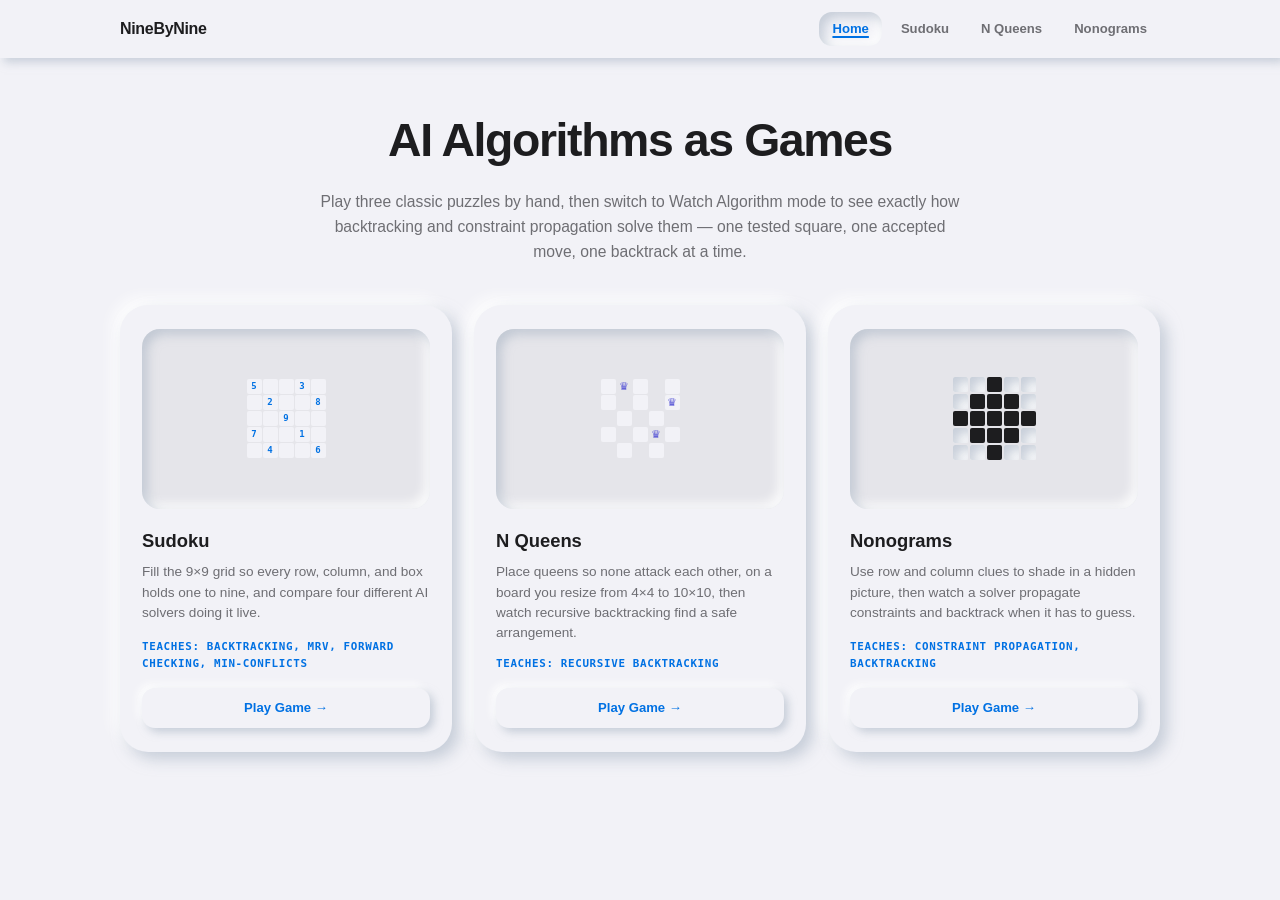
<file: docs/index.html>
<!-- Platform homepage: pick a game, each one teaches a different search algorithm -->

<!DOCTYPE html>
<html lang="en">
<head>
    <meta charset="UTF-8">
    <meta name="viewport" content="width=device-width, initial-scale=1.0">
    <meta name="color-scheme" content="light">
    <title>AI Algorithms as Games · NineByNine</title>
    <meta name="description" content="Learn classic AI search algorithms by playing the puzzles they solve, then watching the algorithm solve them step by step.">
    <link rel="stylesheet" href="style.css">
</head>
<body>
    <main id="home-page">
        <div class="hero">
            <h1>AI Algorithms as Games</h1>
            <p>
                Play three classic puzzles by hand, then switch to Watch Algorithm mode to see exactly how
                backtracking and constraint propagation solve them — one tested square, one accepted move,
                one backtrack at a time.
            </p>
        </div>

        <div class="game-grid">
            <a class="game-card" href="sudoku/">
                <div class="game-preview" aria-hidden="true">
                    <div class="pv-sudoku">
                        <span>5</span><span></span><span></span><span>3</span><span></span>
                        <span></span><span>2</span><span></span><span></span><span>8</span>
                        <span></span><span></span><span>9</span><span></span><span></span>
                        <span>7</span><span></span><span></span><span>1</span><span></span>
                        <span></span><span>4</span><span></span><span></span><span>6</span>
                    </div>
                </div>
                <div class="game-name">Sudoku</div>
                <p class="game-desc">Fill the 9&times;9 grid so every row, column, and box holds one to nine, and compare four different AI solvers doing it live.</p>
                <div class="game-teaches">Teaches: Backtracking, MRV, Forward Checking, Min-Conflicts</div>
                <span class="game-cta">Play Game →</span>
            </a>

            <a class="game-card" href="n-queens/">
                <div class="game-preview" aria-hidden="true">
                    <div class="pv-nqueens">
                        <span class="dark"></span><span>♛</span><span class="dark"></span><span></span><span class="dark"></span>
                        <span class="dark"></span><span></span><span class="dark"></span><span></span><span class="dark">♛</span>
                        <span></span><span class="dark"></span><span></span><span class="dark"></span><span></span>
                        <span class="dark"></span><span></span><span class="dark"></span><span>♛</span><span class="dark"></span>
                        <span></span><span class="dark"></span><span></span><span class="dark"></span><span></span>
                    </div>
                </div>
                <div class="game-name">N Queens</div>
                <p class="game-desc">Place queens so none attack each other, on a board you resize from 4&times;4 to 10&times;10, then watch recursive backtracking find a safe arrangement.</p>
                <div class="game-teaches">Teaches: Recursive Backtracking</div>
                <span class="game-cta">Play Game →</span>
            </a>

            <a class="game-card" href="nonograms/">
                <div class="game-preview" aria-hidden="true">
                    <div class="pv-nono">
                        <span></span><span></span><span class="on"></span><span></span><span></span>
                        <span></span><span class="on"></span><span class="on"></span><span class="on"></span><span></span>
                        <span class="on"></span><span class="on"></span><span class="on"></span><span class="on"></span><span class="on"></span>
                        <span></span><span class="on"></span><span class="on"></span><span class="on"></span><span></span>
                        <span></span><span></span><span class="on"></span><span></span><span></span>
                    </div>
                </div>
                <div class="game-name">Nonograms</div>
                <p class="game-desc">Use row and column clues to shade in a hidden picture, then watch a solver propagate constraints and backtrack when it has to guess.</p>
                <div class="game-teaches">Teaches: Constraint Propagation, Backtracking</div>
                <span class="game-cta">Play Game →</span>
            </a>
        </div>
    </main>

    <script src="js/nav.js"></script>
</body>
</html>
</file>
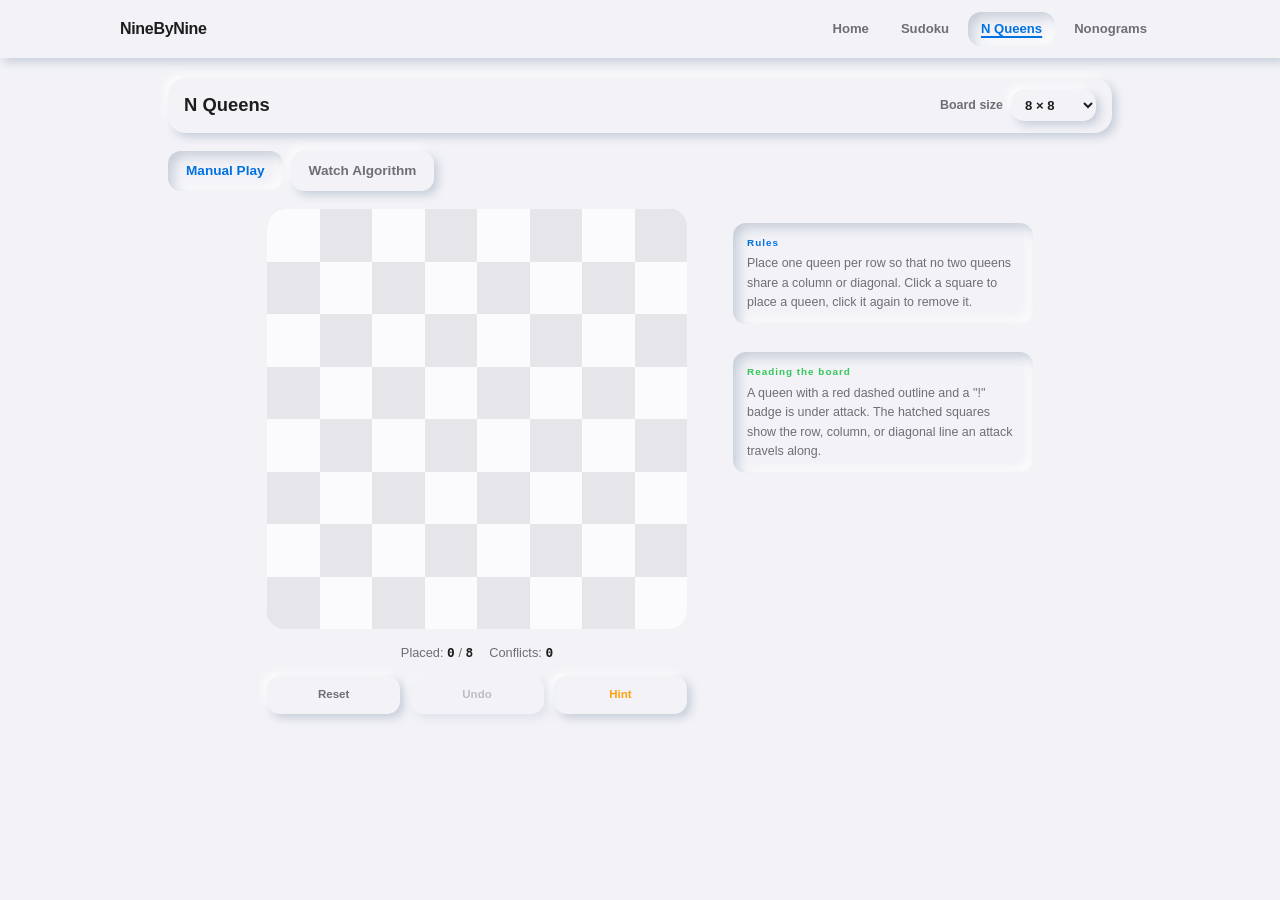
<file: docs/n-queens/index.html>
<!-- N Queens: manual play + a recursive-backtracking algorithm visualizer -->

<!DOCTYPE html>
<html lang="en">
<head>
    <meta charset="UTF-8">
    <meta name="viewport" content="width=device-width, initial-scale=1.0">
    <meta name="color-scheme" content="light">
    <title>N Queens · NineByNine</title>
    <link rel="stylesheet" href="../style.css">
    <link rel="stylesheet" href="nqueens.css">
</head>
<body>
    <main id="nq-page" class="game-page">
        <div class="game-top">
            <h1>N Queens</h1>
            <div class="game-top-controls">
                <label class="field-label" for="nq-size">
                    Board size
                    <select id="nq-size" aria-label="Board size"></select>
                </label>
            </div>
        </div>

        <div class="tabs" role="tablist" aria-label="N Queens mode">
            <button type="button" id="tab-manual" class="tab-btn" role="tab" aria-selected="true" aria-controls="panel-manual">Manual Play</button>
            <button type="button" id="tab-watch" class="tab-btn" role="tab" aria-selected="false" aria-controls="panel-watch">Watch Algorithm</button>
        </div>

        <div id="panel-manual" role="tabpanel" aria-labelledby="tab-manual">
            <div class="game-row">
                <div class="board-col">
                    <div id="nq-board" class="nq-board" aria-label="N Queens board"></div>
                    <div class="nq-status-row">
                        <span>Placed: <strong id="nq-placed">0</strong> / <strong id="nq-needed">8</strong></span>
                        <span>Conflicts: <strong id="nq-conflicts">0</strong></span>
                    </div>
                    <div class="nq-actions">
                        <button type="button" class="act-btn" id="nq-reset">Reset</button>
                        <button type="button" class="act-btn" id="nq-undo">Undo</button>
                        <button type="button" class="act-btn hint-btn" id="nq-hint">Hint</button>
                    </div>
                    <div id="nq-message" class="nq-message hidden" role="status">All queens placed with zero conflicts — solved!</div>
                    <div id="nq-hint-msg" class="nq-hint-msg hidden" role="status"></div>
                </div>
                <div class="side-panel">
                    <div class="box rules-box">
                        <div class="box-label">Rules</div>
                        Place one queen per row so that no two queens share a column or diagonal. Click a square to place a queen, click it again to remove it.
                    </div>
                    <div class="box stats-box">
                        <div class="box-label">Reading the board</div>
                        A queen with a red dashed outline and a "!" badge is under attack. The hatched squares show the row, column, or diagonal line an attack travels along.
                    </div>
                </div>
            </div>
        </div>

        <div id="panel-watch" role="tabpanel" aria-labelledby="tab-watch" class="hidden">
            <div class="game-row">
                <div class="board-col">
                    <div id="nq-algo-board" class="nq-board" aria-label="Algorithm board"></div>
                    <p id="nq-status-msg" class="nq-status-msg" aria-live="polite"></p>
                    <div class="nq-counters">
                        <span>Row: <strong id="nqw-row">0</strong></span>
                        <span>Placements tested: <strong id="nqw-tested">0</strong></span>
                        <span>Backtracks: <strong id="nqw-backtracks">0</strong></span>
                    </div>
                    <div id="nq-playback"></div>
                    <div id="nq-watch-done" class="nq-watch-done hidden" role="status">Solved — every row has a safe queen.</div>
                </div>
                <div class="side-panel">
                    <h3>How Backtracking Works</h3>
                    <ul class="exp-list">
                        <li data-exp="exp-variable">Each <strong>row</strong> is a variable the algorithm must assign — one queen per row.</li>
                        <li data-exp="exp-values">The <strong>columns</strong> in that row are the possible values it tries, left to right.</li>
                        <li data-exp="exp-constraint">Queens can't share a column or diagonal — a clash rejects that column immediately.</li>
                        <li data-exp="exp-backtrack">When a row runs out of safe columns, the algorithm <strong>backtracks</strong>: it removes the previous row's queen and tries that row's next column.</li>
                    </ul>
                </div>
            </div>
        </div>
    </main>

    <script src="../js/nav.js"></script>
    <script src="../js/storage.js"></script>
    <script src="../js/playback-controls.js"></script>
    <script src="nqueens-solver.js"></script>
    <script src="nqueens.js"></script>
</body>
</html>
</file>
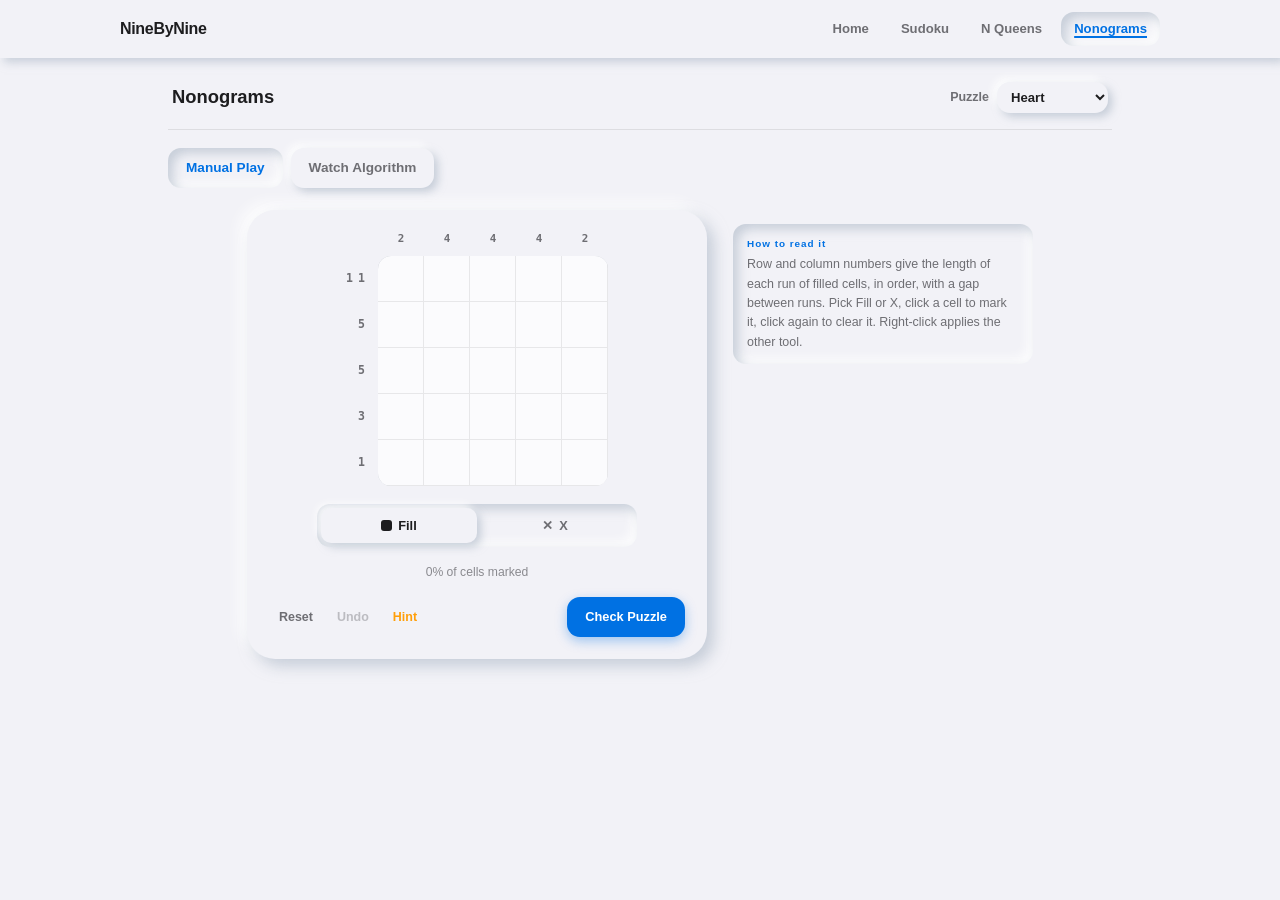
<file: docs/nonograms/index.html>
<!-- Nonograms: curated picture-logic puzzles + a constraint-propagation/backtracking visualizer -->

<!DOCTYPE html>
<html lang="en">
<head>
    <meta charset="UTF-8">
    <meta name="viewport" content="width=device-width, initial-scale=1.0">
    <meta name="color-scheme" content="light">
    <title>Nonograms · NineByNine</title>
    <link rel="stylesheet" href="../style.css">
    <link rel="stylesheet" href="nonograms.css">
</head>
<body>
    <main id="nono-page" class="game-page">
        <div class="game-top">
            <h1>Nonograms</h1>
            <div class="game-top-controls">
                <label class="field-label" for="nono-puzzle">
                    Puzzle
                    <select id="nono-puzzle" aria-label="Puzzle"></select>
                </label>
            </div>
        </div>

        <div class="tabs" role="tablist" aria-label="Nonograms mode">
            <button type="button" id="tab-manual" class="tab-btn" role="tab" aria-selected="true" aria-controls="panel-manual">Manual Play</button>
            <button type="button" id="tab-watch" class="tab-btn" role="tab" aria-selected="false" aria-controls="panel-watch">Watch Algorithm</button>
        </div>

        <div id="panel-manual" role="tabpanel" aria-labelledby="tab-manual">
            <div class="game-row">
                <div class="board-col">
                    <div class="nono-panel">
                        <div class="nono-board-wrap">
                            <div id="nono-board" class="nono-grid" aria-label="Nonogram puzzle grid">
                                <div id="nono-row-clues" class="nono-row-clues"></div>
                                <div id="nono-col-clues" class="nono-col-clues"></div>
                                <div id="nono-cells" class="nono-cells" role="group" aria-label="Puzzle cells"></div>
                            </div>
                        </div>

                        <div class="nono-toolbar" role="group" aria-label="Marking tool">
                            <button type="button" id="nono-tool-fill" class="tool-btn" aria-pressed="true">
                                <span class="tool-swatch" aria-hidden="true"></span> Fill
                            </button>
                            <button type="button" id="nono-tool-x" class="tool-btn x-tool" aria-pressed="false">
                                <span class="tool-swatch" aria-hidden="true">✕</span> X
                            </button>
                        </div>

                        <div class="nono-status-row">
                            <span id="nono-progress">0% of cells marked</span>
                        </div>

                        <div class="nono-actions">
                            <button type="button" class="ghost-btn" id="nono-reset">Reset</button>
                            <button type="button" class="ghost-btn" id="nono-undo">Undo</button>
                            <button type="button" class="ghost-btn hint" id="nono-hint">Hint</button>
                            <button type="button" class="primary-btn" id="nono-check">Check Puzzle</button>
                        </div>

                        <div id="nono-complete-msg" class="nono-msg-box complete hidden" role="status">Solved — every filled cell matches the picture.</div>
                        <div id="nono-check-msg" class="nono-msg-box check hidden" role="status"></div>
                        <div id="nono-hint-msg" class="nono-msg-box hint hidden" role="status"></div>
                    </div>
                </div>
                <div class="side-panel">
                    <div class="box rules-box">
                        <div class="box-label">How to read it</div>
                        Row and column numbers give the length of each run of filled cells, in order, with a gap between runs. Pick Fill or X, click a cell to mark it, click again to clear it. Right-click applies the other tool.
                    </div>
                </div>
            </div>
        </div>

        <div id="panel-watch" role="tabpanel" aria-labelledby="tab-watch" class="hidden">
            <div class="game-row">
                <div class="board-col">
                    <div class="nono-panel">
                        <div class="nono-board-wrap">
                            <div id="nono-algo-board" class="nono-grid" aria-label="Algorithm grid">
                                <div id="nono-algo-row-clues" class="nono-row-clues"></div>
                                <div id="nono-algo-col-clues" class="nono-col-clues"></div>
                                <div id="nono-algo-cells" class="nono-cells" role="group" aria-label="Algorithm cells"></div>
                            </div>
                        </div>
                        <p id="nono-status-msg" class="nono-status-msg" aria-live="polite"></p>
                        <div class="nono-counters">
                            <span>Deductions: <strong id="nonow-deductions">0</strong></span>
                            <span>Guesses: <strong id="nonow-guesses">0</strong></span>
                            <span>Backtracks: <strong id="nonow-backtracks">0</strong></span>
                        </div>
                        <div id="nono-playback"></div>
                        <div id="nono-watch-done" class="nono-msg-box complete hidden" role="status">Solved — every row and column matches its clue.</div>
                    </div>
                </div>
                <div class="side-panel">
                    <h3>How the Solver Works</h3>
                    <ul class="exp-list">
                        <li data-exp="exp-variable">Each <strong>cell</strong> is a variable that can be filled or empty.</li>
                        <li data-exp="exp-constraint">Each row and column <strong>clue</strong> is a constraint on the cells in that line.</li>
                        <li data-exp="exp-propagate">Constraint <strong>propagation</strong> compares every pattern still consistent with a clue and fills in whatever they all agree on.</li>
                        <li data-exp="exp-backtrack">When propagation alone can't finish the puzzle, the solver <strong>guesses</strong> a cell — and backtracks if that guess leads to a contradiction.</li>
                    </ul>
                </div>
            </div>
        </div>
    </main>

    <script src="../js/nav.js"></script>
    <script src="../js/storage.js"></script>
    <script src="../js/playback-controls.js"></script>
    <script src="nonograms-data.js"></script>
    <script src="nonograms-solver.js"></script>
    <script src="nonograms.js"></script>
</body>
</html>
</file>
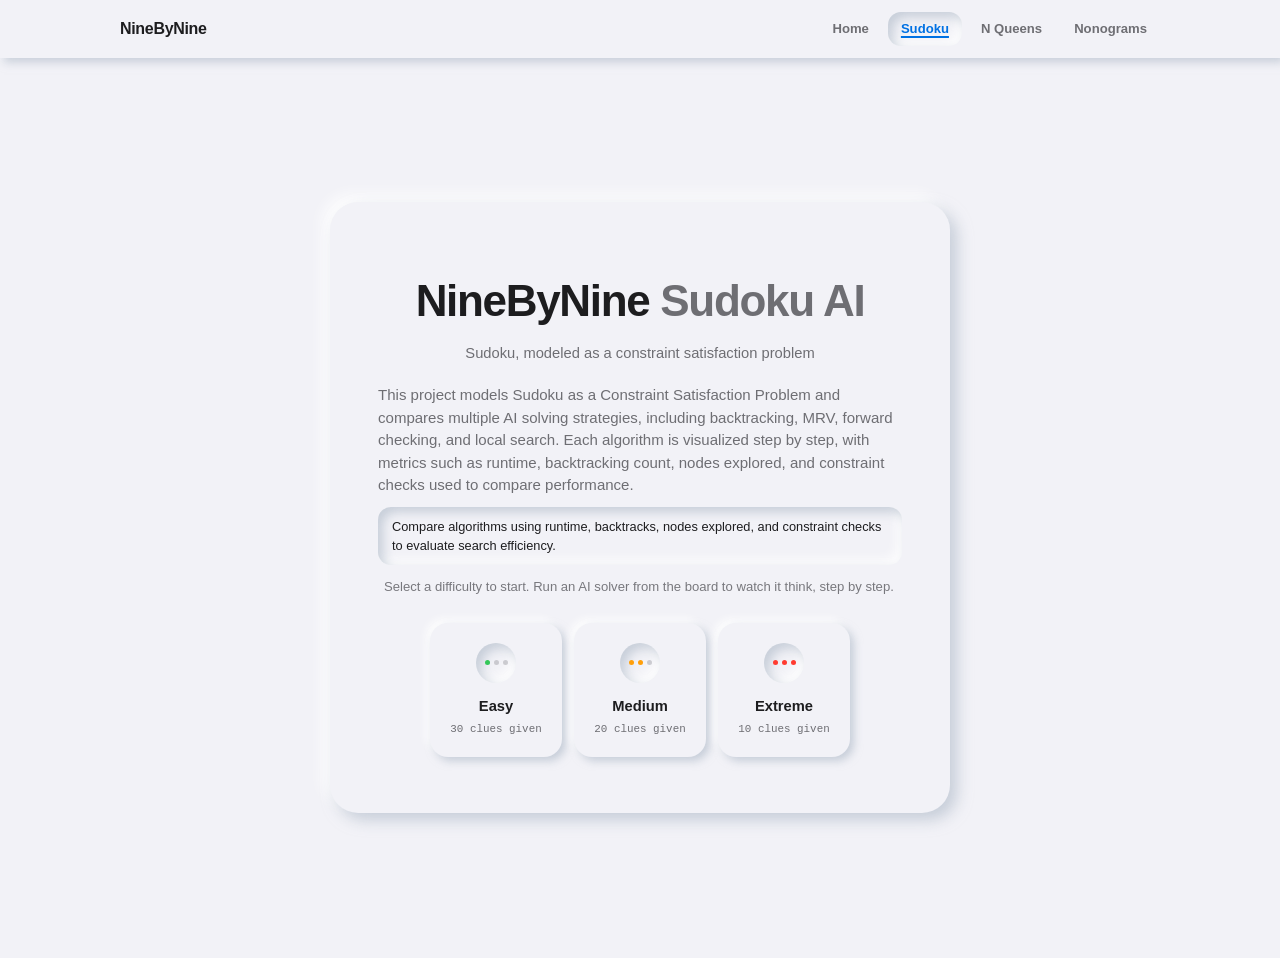
<file: docs/sudoku/index.html>
<!-- Home screen: project overview and difficulty selection -->

<!DOCTYPE html>
<html lang="en">
<head>
    <meta charset="UTF-8">
    <meta name="viewport" content="width=device-width, initial-scale=1.0">
    <meta name="color-scheme" content="light">
    <title>NineByNine Sudoku AI · CS 5100</title>
    <link rel="stylesheet" href="../style.css">
</head>
<body>
    <div id="home-screen" class="screen active">
        <div class="home-slab">
            <div class="home-wrap">
                <h1 class="logo">NineByNine <span>Sudoku AI</span></h1>
                <p class="subtitle">Sudoku, modeled as a constraint satisfaction problem</p>
                <p class="desc">
                    This project models Sudoku as a Constraint Satisfaction Problem and compares multiple AI solving strategies, including backtracking, MRV, forward checking, and local search. Each algorithm is visualized step by step, with metrics such as runtime, backtracking count, nodes explored, and constraint checks used to compare performance.
                </p>
                <p class="desc-note">
                    Compare algorithms using runtime, backtracks, nodes explored, and constraint checks to evaluate search efficiency.
                </p>
                <p class="desc-bio">
                    Select a difficulty to start. Run an AI solver from the board to watch it think, step by step.
                </p>
                <div class="diff-grid">
                    <a href="play.html?diff=easy" class="diff-card">
                        <div class="diff-icon diff-icon--e">
                            <span class="pip"></span><span class="pip"></span><span class="pip"></span>
                        </div>
                        <div class="diff-name">Easy</div>
                        <div class="diff-clue">30 clues given</div>
                    </a>
                    <a href="play.html?diff=medium" class="diff-card">
                        <div class="diff-icon diff-icon--m">
                            <span class="pip"></span><span class="pip"></span><span class="pip"></span>
                        </div>
                        <div class="diff-name">Medium</div>
                        <div class="diff-clue">20 clues given</div>
                    </a>
                    <a href="play.html?diff=hard" class="diff-card">
                        <div class="diff-icon diff-icon--h">
                            <span class="pip"></span><span class="pip"></span><span class="pip"></span>
                        </div>
                        <div class="diff-name">Extreme</div>
                        <div class="diff-clue">10 clues given</div>
                    </a>
                </div>
            </div>
        </div>
    </div>

    <script src="../js/nav.js"></script>
    <script src="app.js"></script>
</body>
</html>
</file>
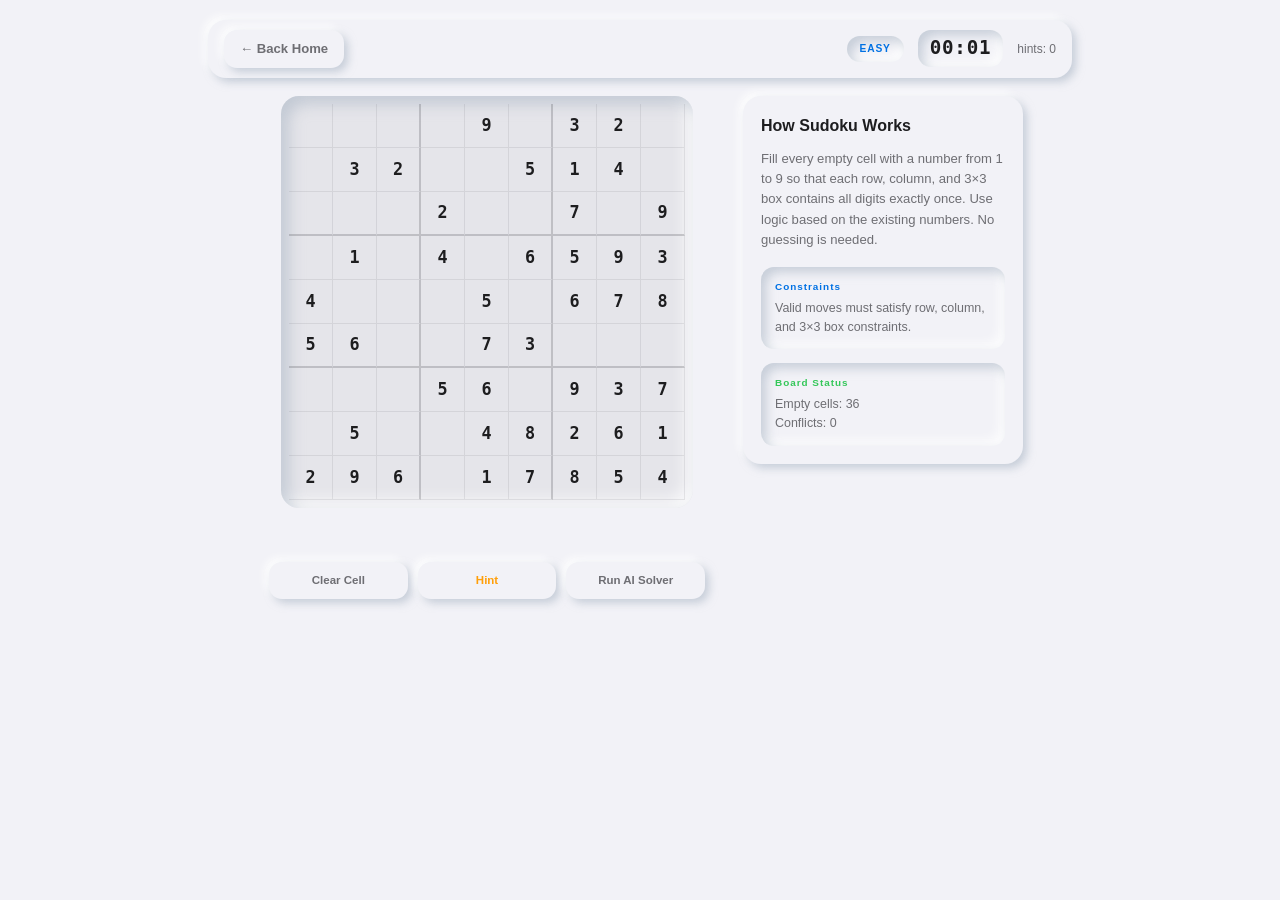
<file: docs/play.html>
<!-- Play and results screens: board interaction, solver controls, and analysis view -->

<!DOCTYPE html>
<html lang="en">
<head>
    <meta charset="UTF-8">
    <meta name="viewport" content="width=device-width, initial-scale=1.0">
    <title>Playing · NinebyNine Sudoku AI</title>
    <link rel="stylesheet" href="style.css">
</head>
<body>
    <div id="play-screen" class="screen active">
        <div class="top-bar">
            <button type="button" class="btn-ghost" data-act="go-home">← Back Home</button>
            <div class="top-info">
                <span id="badge" class="badge">EASY</span>
                <span id="timer" class="timer">00:00</span>
                <span id="hints-used" class="small-text">hints: 0</span>
            </div>
        </div>
        <div id="win-banner" class="win-banner hidden">Board is full and consistent. Nice.</div>
        <div class="play-row">
            <div class="board-col">
                <div id="board" class="board"></div>
                <div class="numpad" id="numpad"></div>
                <div class="actions">
                    <button type="button" class="act-btn" data-act="erase">Clear Cell</button>
                    <button type="button" class="act-btn hint-btn" data-act="hint">Hint</button>
                    <button type="button" class="act-btn ai-btn" id="ai-toggle" data-act="toggle-ai">Run AI Solver</button>
                </div>
            </div>
            <div class="side-col">
                <div id="panel-info">
                    <h3>How Sudoku Works</h3>
                    <p>Fill every empty cell with a number from 1 to 9 so that each row, column, and 3×3 box contains all digits exactly once. Use logic based on the existing numbers. No guessing is needed.</p>
                    <div class="box rules-box"><div class="box-label">Constraints</div>Valid moves must satisfy row, column, and 3×3 box constraints.</div>
                    <div class="box stats-box"><div class="box-label">Board Status</div>
                        <div>Empty cells: <span id="st-empty">0</span></div>
                        <div>Conflicts: <span id="st-errors">0</span></div>
                    </div>
                </div>
                <div id="panel-ai" class="hidden">
                    <h3>Explore AI Solvers</h3>
                    <p class="ai-sub">Watch how each algorithm solves the puzzle step by step.</p>
                    <button type="button" class="algo-btn" data-act="ai" data-algo="backtracking"><span class="algo-ic">01</span><div><div class="algo-nm">Backtracking</div><div class="algo-tg">first empty cell, try 1–9</div></div><span class="algo-ar">→</span></button>
                    <button type="button" class="algo-btn" data-act="ai" data-algo="mrv"><span class="algo-ic">02</span><div><div class="algo-nm">Minimum Remaining Value (MRV)</div><div class="algo-tg">fewest options first</div></div><span class="algo-ar">→</span></button>
                    <button type="button" class="algo-btn" data-act="ai" data-algo="fc"><span class="algo-ic">03</span><div><div class="algo-nm">Forward Checking</div><div class="algo-tg">domain pruning with look-ahead</div></div><span class="algo-ar">→</span></button>
                    <button type="button" class="algo-btn" data-act="ai" data-algo="mincon"><span class="algo-ic">04</span><div><div class="algo-nm">Min-Conflicts</div><div class="algo-tg">local search conflict repair</div></div><span class="algo-ar">→</span></button>
                </div>
            </div>
        </div>
    </div>

    <div id="result-screen" class="screen">
        <div class="res-top">
            <button type="button" class="btn-ghost" data-act="go-play">← Puzzle</button>
            <button type="button" class="btn-ghost" data-act="go-home">Home</button>
        </div>
        <div class="res-title"><span id="res-icon"></span><div><h1 id="res-name"></h1><p id="res-tag" class="res-tag"></p></div></div>
        <div class="res-row">
            <div class="res-left">
                <div class="card"><h3 id="res-how-title">How It Works</h3><p id="res-desc"></p></div>
                <div class="card">
                    <h3>Metrics and Counters</h3>
                    <p id="res-metric-note" class="res-note"></p>
                    <div id="res-metrics" class="met-grid"></div>
                    <p id="res-runtime-note" class="res-note hidden"></p>
                </div>
            </div>
            <div class="res-right">
                <h3>Final Solution</h3>
                <div id="res-board" class="board sm-board"></div>
                <div class="replay-actions">
                    <button type="button" id="res-replay-btn" class="btn-ghost replay-btn hidden" data-act="replay">
                        Replay Animation
                    </button>
                    <button type="button" id="res-replay-slow-btn" class="btn-ghost replay-btn hidden" data-act="replay-slow">
                        Replay at 0.5x
                    </button>
                    <button type="button" id="res-pause-btn" class="btn-ghost replay-btn hidden" data-act="pause-replay">
                        Pause Replay
                    </button>
                </div>
            </div>
        </div>
    </div>

    <script src="app.js"></script>
</body>
</html>
</file>
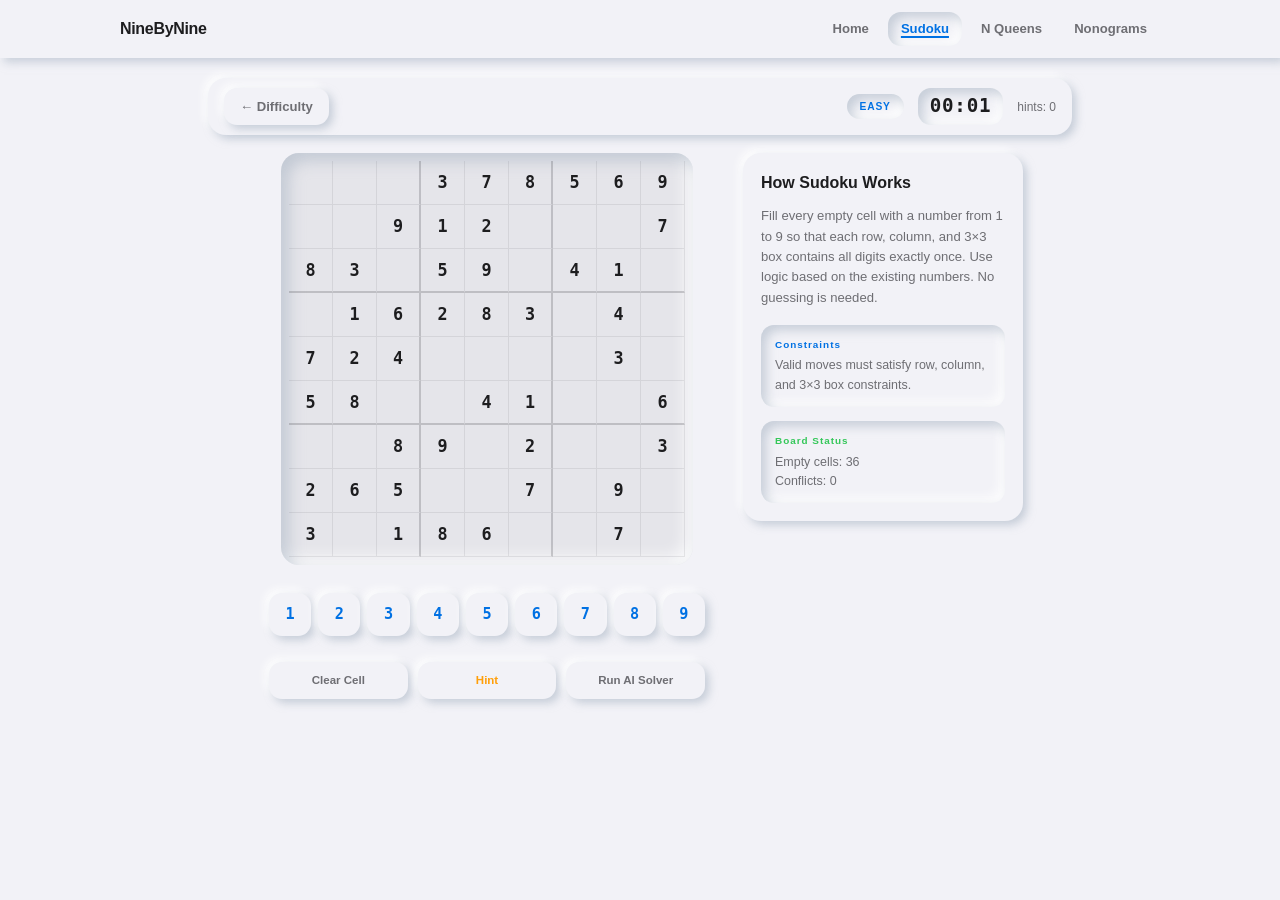
<file: docs/sudoku/play.html>
<!-- Play and results screens: board interaction, solver controls, and analysis view -->

<!DOCTYPE html>
<html lang="en">
<head>
    <meta charset="UTF-8">
    <meta name="viewport" content="width=device-width, initial-scale=1.0">
    <meta name="color-scheme" content="light">
    <title>Playing · NineByNine Sudoku AI</title>
    <link rel="stylesheet" href="../style.css">
</head>
<body>
    <div id="play-screen" class="screen active">
        <div class="top-bar">
            <button type="button" class="btn-ghost" data-act="go-home">← Difficulty</button>
            <div class="top-info">
                <span id="badge" class="badge">EASY</span>
                <span id="timer" class="timer">00:00</span>
                <span id="hints-used" class="small-text">hints: 0</span>
            </div>
        </div>
        <div id="win-banner" class="win-banner hidden">Board is full and consistent. Nice.</div>
        <div class="play-row">
            <div class="board-col">
                <div id="board" class="board"></div>
                <div class="numpad" id="numpad"></div>
                <div class="actions">
                    <button type="button" class="act-btn" data-act="erase">Clear Cell</button>
                    <button type="button" class="act-btn hint-btn" data-act="hint">Hint</button>
                    <button type="button" class="act-btn ai-btn" id="ai-toggle" data-act="toggle-ai">Run AI Solver</button>
                </div>
            </div>
            <div class="side-col">
                <div id="panel-info">
                    <h3>How Sudoku Works</h3>
                    <p>Fill every empty cell with a number from 1 to 9 so that each row, column, and 3×3 box contains all digits exactly once. Use logic based on the existing numbers. No guessing is needed.</p>
                    <div class="box rules-box"><div class="box-label">Constraints</div>Valid moves must satisfy row, column, and 3×3 box constraints.</div>
                    <div class="box stats-box"><div class="box-label">Board Status</div>
                        <div>Empty cells: <span id="st-empty">0</span></div>
                        <div>Conflicts: <span id="st-errors">0</span></div>
                    </div>
                </div>
                <div id="panel-ai" class="hidden">
                    <h3>Explore AI Solvers</h3>
                    <p class="ai-sub">Watch how each algorithm solves the puzzle step by step.</p>
                    <button type="button" class="algo-btn" data-act="ai" data-algo="backtracking"><span class="algo-ic">01</span><div><div class="algo-nm">Backtracking</div><div class="algo-tg">first empty cell, try 1–9</div></div><span class="algo-ar">→</span></button>
                    <button type="button" class="algo-btn" data-act="ai" data-algo="mrv"><span class="algo-ic">02</span><div><div class="algo-nm">Minimum Remaining Value (MRV)</div><div class="algo-tg">fewest options first</div></div><span class="algo-ar">→</span></button>
                    <button type="button" class="algo-btn" data-act="ai" data-algo="fc"><span class="algo-ic">03</span><div><div class="algo-nm">Forward Checking</div><div class="algo-tg">domain pruning with look-ahead</div></div><span class="algo-ar">→</span></button>
                    <button type="button" class="algo-btn" data-act="ai" data-algo="mincon"><span class="algo-ic">04</span><div><div class="algo-nm">Min-Conflicts</div><div class="algo-tg">local search conflict repair</div></div><span class="algo-ar">→</span></button>
                </div>
            </div>
        </div>
    </div>

    <div id="result-screen" class="screen">
        <div class="res-top">
            <button type="button" class="btn-ghost" data-act="go-play">← Puzzle</button>
            <button type="button" class="btn-ghost" data-act="go-home">Difficulty</button>
        </div>
        <div class="res-title"><span id="res-icon"></span><div><h1 id="res-name"></h1><p id="res-tag" class="res-tag"></p></div></div>
        <div class="res-row">
            <div class="res-left">
                <div class="card"><h3 id="res-how-title">How It Works</h3><p id="res-desc"></p></div>
                <div class="card">
                    <h3>Metrics and Counters</h3>
                    <p id="res-metric-note" class="res-note"></p>
                    <div id="res-metrics" class="met-grid"></div>
                    <p id="res-runtime-note" class="res-note hidden"></p>
                </div>
            </div>
            <div class="res-right">
                <h3>Final Solution</h3>
                <div id="res-board" class="board sm-board"></div>
                <div class="replay-actions">
                    <button type="button" id="res-replay-btn" class="btn-ghost replay-btn hidden" data-act="replay">
                        Replay Animation
                    </button>
                    <button type="button" id="res-replay-slow-btn" class="btn-ghost replay-btn hidden" data-act="replay-slow">
                        Replay at 0.5x
                    </button>
                    <button type="button" id="res-pause-btn" class="btn-ghost replay-btn hidden" data-act="pause-replay">
                        Pause Replay
                    </button>
                </div>
            </div>
        </div>
    </div>

    <script src="../js/nav.js"></script>
    <script src="app.js"></script>
</body>
</html>
</file>
<file: docs/style.css>
/*
  Styles for the app — Apple-flavored soft UI (neumorphism).
  Every panel is the same "cloud" material pressed up (raised) or
  down (recessed) rather than a flat bordered card. Includes:
  - Design tokens (white canvas, forced — no dark mode)
  - Home/Landing screen
  - Puzzle play screen
  - Solver results and replay controls
*/

:root {
  color-scheme: light;
  /* white material — Apple's own systemGray6/5 light values, not a flat white */
  --canvas: #f2f2f7;
  --canvas-deep: #e5e5ea;
  --ink: #1d1d1f;
  --ink-muted: #6e6e73;
  --ink-faint: #8a8a8f;

  /* Apple system signal colors — accent is the only "loud" hue; the rest are meaning, not decoration */
  --accent: #0071e3;
  --accent-soft: rgba(0, 113, 227, 0.12);
  --accent2: #34c759;
  --accent2-soft: rgba(52, 199, 89, 0.14);
  --warn: #ff9f0a;
  --warn-soft: rgba(255, 159, 10, 0.16);
  --danger: #ff3b30;
  --danger-soft: rgba(255, 59, 48, 0.12);
  --sys-indigo: #5856d6;
  --sys-purple: #af52de;

  /* the two shadows every raised/recessed shape is built from */
  --shadow-dark: rgba(163, 174, 192, 0.55);
  --shadow-light: rgba(255, 255, 255, 0.9);

  --font-sans: -apple-system, BlinkMacSystemFont, "SF Pro Display", "SF Pro Text", "Helvetica Neue", Arial, sans-serif;
  --font-mono: ui-monospace, "SF Mono", "Menlo", "Cascadia Code", monospace;
  --radius-lg: 28px;
  --radius: 18px;
  --radius-sm: 13px;

  --raised: 7px 7px 15px var(--shadow-dark), -7px -7px 15px var(--shadow-light);
  --raised-sm: 4px 4px 9px var(--shadow-dark), -4px -4px 9px var(--shadow-light);
  --inset: inset 5px 5px 11px var(--shadow-dark), inset -5px -5px 11px var(--shadow-light);
  --inset-deep: inset 7px 7px 16px var(--shadow-dark), inset -7px -7px 16px var(--shadow-light);
}

*,
*::before,
*::after {
  box-sizing: border-box;
  margin: 0;
  padding: 0;
}

body {
  font-family: var(--font-sans);
  background: var(--canvas);
  color: var(--ink);
  min-height: 100vh;
  line-height: 1.5;
  -webkit-font-smoothing: antialiased;
}

@media (prefers-reduced-motion: reduce) {
  *,
  *::before,
  *::after {
    animation-duration: 0.001ms !important;
    animation-iteration-count: 1 !important;
    transition-duration: 0.001ms !important;
  }
}

a {
  color: inherit;
}

button {
  font: inherit;
}

:focus-visible {
  outline: 2px solid var(--accent);
  outline-offset: 3px;
  border-radius: var(--radius-sm);
}

.screen {
  display: none;
}
.screen.active {
  display: block;
}
.hidden {
  display: none !important;
}

/* --- home --- */
#home-screen {
  min-height: 100vh;
  display: flex;
  align-items: center;
  justify-content: center;
  padding: 32px 20px;
}

.home-slab {
  width: 100%;
  max-width: 620px;
  background: var(--canvas);
  border-radius: var(--radius-lg);
  box-shadow: var(--raised);
  padding: clamp(32px, 6vw, 56px) clamp(24px, 6vw, 48px);
}

.home-wrap {
  text-align: center;
}

.eyebrow {
  font-family: var(--font-mono);
  font-size: 0.68rem;
  font-weight: 600;
  text-transform: uppercase;
  letter-spacing: 0.16em;
  color: var(--accent);
}

.logo {
  font-size: clamp(2rem, 6vw, 2.75rem);
  font-weight: 800;
  letter-spacing: -0.03em;
  color: var(--ink);
  margin-top: 10px;
  text-wrap: balance;
}
.logo span {
  color: var(--ink-muted);
  font-weight: 700;
}

.subtitle {
  font-size: 0.92rem;
  color: var(--ink-muted);
  margin-top: 8px;
}

.desc {
  color: var(--ink-muted);
  font-size: 0.94rem;
  margin: 20px auto 8px;
  max-width: 34rem;
  text-align: left;
}

.desc-bio {
  color: var(--ink-muted);
  font-size: 0.82rem;
  margin: 0 auto 26px;
  max-width: 32rem;
  opacity: 0.92;
  text-align: left;
}

.desc-note {
  color: var(--ink);
  font-size: 0.8rem;
  margin: 10px auto 12px;
  max-width: 34rem;
  text-align: left;
  padding: 10px 14px;
  border-radius: var(--radius-sm);
  background: var(--canvas);
  box-shadow: var(--inset);
}

.diff-grid {
  display: grid;
  grid-template-columns: repeat(3, minmax(0, 1fr));
  gap: 12px;
  max-width: 420px;
  margin: 0 auto;
}

.diff-card {
  display: block;
  padding: 20px 8px;
  border-radius: var(--radius);
  background: var(--canvas);
  box-shadow: var(--raised-sm);
  color: inherit;
  text-decoration: none;
  cursor: pointer;
  transition: box-shadow 0.15s ease, transform 0.15s ease;
  -webkit-tap-highlight-color: transparent;
}
.diff-card:hover {
  transform: translateY(-2px);
}
.diff-card:active {
  box-shadow: var(--inset);
  transform: translateY(0);
}

.diff-icon {
  width: 40px;
  height: 40px;
  margin: 0 auto 12px;
  border-radius: 50%;
  display: flex;
  align-items: center;
  justify-content: center;
  gap: 4px;
  background: var(--canvas);
  box-shadow: var(--inset);
}
.pip {
  width: 5px;
  height: 5px;
  border-radius: 50%;
  background: var(--ink-muted);
  opacity: 0.3;
}
.diff-icon--e .pip:nth-child(1) {
  background: var(--accent2);
  opacity: 1;
}
.diff-icon--m .pip:nth-child(1),
.diff-icon--m .pip:nth-child(2) {
  background: var(--warn);
  opacity: 1;
}
.diff-icon--h .pip {
  background: var(--danger);
  opacity: 1;
}

.diff-name {
  font-weight: 700;
  font-size: 0.92rem;
}
.diff-clue {
  font-size: 0.68rem;
  color: var(--ink-muted);
  margin-top: 4px;
  font-family: var(--font-mono);
}

.credits {
  margin-top: 30px;
  font-size: 0.72rem;
  color: var(--ink-faint);
}

/* --- play chrome --- */
#play-screen {
  max-width: 900px;
  margin: 0 auto;
  padding: 20px 18px 40px;
}

.top-bar {
  display: flex;
  justify-content: space-between;
  align-items: center;
  margin-bottom: 18px;
  padding: 10px 16px;
  border-radius: var(--radius);
  background: var(--canvas);
  box-shadow: var(--raised-sm);
}

.btn-ghost {
  background: var(--canvas);
  border: none;
  border-radius: var(--radius-sm);
  color: var(--ink-muted);
  padding: 9px 16px;
  cursor: pointer;
  font-size: 0.82rem;
  font-weight: 600;
  font-family: inherit;
  box-shadow: var(--raised-sm);
  transition: box-shadow 0.12s ease, color 0.12s ease, transform 0.12s ease;
}
.btn-ghost:hover {
  color: var(--ink);
}
.btn-ghost:active {
  box-shadow: var(--inset);
  transform: translateY(0.5px);
}

.top-info {
  display: flex;
  align-items: center;
  gap: 14px;
}

.badge {
  padding: 5px 13px;
  border-radius: 999px;
  font-size: 0.64rem;
  font-weight: 700;
  letter-spacing: 0.08em;
  color: var(--accent);
  background: var(--canvas);
  box-shadow: var(--inset);
}

.timer {
  font-family: var(--font-mono);
  font-size: 1.2rem;
  font-weight: 700;
  letter-spacing: 0.04em;
  color: var(--ink);
  font-variant-numeric: tabular-nums;
  padding: 4px 12px;
  border-radius: var(--radius-sm);
  background: var(--canvas);
  box-shadow: var(--inset);
}

.small-text {
  font-size: 0.75rem;
  color: var(--ink-muted);
}

.win-banner {
  text-align: center;
  padding: 12px 14px;
  border-radius: var(--radius-sm);
  margin-bottom: 14px;
  font-weight: 600;
  font-size: 0.9rem;
  color: var(--accent2);
  background: var(--canvas);
  box-shadow: var(--inset);
}

.play-row {
  display: flex;
  gap: 26px;
  justify-content: center;
  align-items: flex-start;
  flex-wrap: wrap;
}

.board-col {
  display: flex;
  flex-direction: column;
  align-items: center;
}

.side-col {
  width: 280px;
  min-width: 230px;
  background: var(--canvas);
  border-radius: var(--radius);
  box-shadow: var(--raised-sm);
  padding: 18px;
}
.side-col h3 {
  font-size: 1rem;
  font-weight: 700;
  margin-bottom: 8px;
  color: var(--ink);
}
.side-col p {
  color: var(--ink-muted);
  font-size: 0.82rem;
  line-height: 1.55;
  padding: 3px 0;
}

.dev-note {
  font-size: 0.72rem;
  color: var(--ink-muted);
  opacity: 0.85;
  padding-left: 10px;
  margin-top: 10px;
}

/* --- grid: the board is a recessed "screen" set into the same cloud material --- */
.board {
  display: inline-grid;
  grid-template-columns: repeat(9, 44px);
  grid-template-rows: repeat(9, 44px);
  background: var(--canvas-deep);
  border-radius: var(--radius);
  box-shadow: var(--inset-deep);
  padding: 8px;
  overflow: hidden;
}

.cell {
  width: 44px;
  height: 44px;
  display: flex;
  align-items: center;
  justify-content: center;
  font-family: var(--font-mono);
  font-size: 1.05rem;
  color: var(--ink);
  cursor: pointer;
  user-select: none;
  transition: background 0.08s ease;
  border-right: 1px solid rgba(110, 110, 115, 0.14);
  border-bottom: 1px solid rgba(110, 110, 115, 0.14);
}
.cell.br {
  border-right: 2px solid rgba(110, 110, 115, 0.32);
}
.cell.bb {
  border-bottom: 2px solid rgba(110, 110, 115, 0.32);
}
.cell.original {
  color: var(--ink);
  font-weight: 700;
  cursor: default;
}
.cell.user-val {
  color: var(--accent);
  font-weight: 600;
}
.cell.selected {
  background: var(--accent-soft);
  box-shadow: inset 0 0 0 2px var(--accent);
  border-radius: 6px;
}
.cell.highlight {
  background: rgba(110, 110, 115, 0.08);
}
.cell.same-val {
  background: var(--accent-soft);
}
.cell.error {
  color: var(--danger) !important;
  background: var(--danger-soft) !important;
}
.cell.hint-glow {
  background: var(--warn-soft);
  animation: pulse 0.85s ease infinite;
}
.cell.hint-pop {
  color: var(--warn) !important;
  animation: pop 0.35s ease;
}
.cell.solved-cell {
  color: var(--accent2);
  font-weight: 600;
}

@keyframes pulse {
  0%,
  100% {
    box-shadow: inset 0 0 6px rgba(255, 159, 10, 0.25);
  }
  50% {
    box-shadow: inset 0 0 12px rgba(255, 159, 10, 0.4);
  }
}

@keyframes pop {
  0% {
    transform: scale(0.85);
    opacity: 0.5;
  }
  50% {
    transform: scale(1.08);
  }
  100% {
    transform: scale(1);
    opacity: 1;
  }
}

.numpad {
  display: grid;
  grid-template-columns: repeat(9, 1fr);
  gap: 7px;
  margin-top: 14px;
  width: 100%;
  max-width: calc(9 * 44px + 8 * 5px);
}

.num-btn {
  padding: 10px 0;
  border-radius: var(--radius-sm);
  border: none;
  background: var(--canvas);
  color: var(--accent);
  font-size: 0.95rem;
  font-weight: 700;
  font-family: var(--font-mono);
  cursor: pointer;
  box-shadow: var(--raised-sm);
  transition: box-shadow 0.1s ease, transform 0.1s ease;
}
.num-btn:hover {
  transform: translateY(-1px);
}
.num-btn:active {
  box-shadow: var(--inset);
  transform: translateY(0);
}
.num-btn.done {
  color: var(--ink-faint);
  opacity: 0.45;
  cursor: default;
  box-shadow: var(--inset);
}

.actions {
  display: flex;
  gap: 10px;
  margin-top: 12px;
  width: 100%;
  max-width: calc(9 * 44px + 8 * 5px);
}

.act-btn {
  flex: 1;
  padding: 10px 8px;
  border-radius: var(--radius-sm);
  border: none;
  background: var(--canvas);
  color: var(--ink-muted);
  font-size: 0.72rem;
  font-weight: 600;
  font-family: inherit;
  cursor: pointer;
  box-shadow: var(--raised-sm);
  transition: box-shadow 0.1s ease, color 0.1s ease;
}
.act-btn:hover {
  color: var(--ink);
}
.act-btn:active {
  box-shadow: var(--inset);
}
.hint-btn {
  color: var(--warn);
}
.ai-btn.on {
  color: var(--accent);
  box-shadow: var(--inset);
}
.act-btn:disabled {
  opacity: 0.4;
  cursor: default;
  pointer-events: none;
}

.box {
  margin-top: 14px;
  padding: 12px 14px;
  border-radius: var(--radius-sm);
  font-size: 0.78rem;
  color: var(--ink-muted);
  line-height: 1.55;
  background: var(--canvas);
  box-shadow: var(--inset);
}
.box-label {
  font-size: 0.62rem;
  font-weight: 700;
  letter-spacing: 0.1em;
  margin-bottom: 4px;
  color: var(--accent);
}
.stats-box .box-label {
  color: var(--accent2);
}

.ai-sub {
  font-size: 0.72rem;
  color: var(--ink-muted);
  margin-bottom: 10px;
}

.algo-btn {
  display: flex;
  align-items: center;
  width: 100%;
  padding: 12px 14px;
  border-radius: var(--radius-sm);
  border: none;
  background: var(--canvas);
  cursor: pointer;
  margin-bottom: 9px;
  font-family: inherit;
  color: inherit;
  gap: 10px;
  text-align: left;
  box-shadow: var(--raised-sm);
  transition: box-shadow 0.12s ease, transform 0.12s ease;
}
.algo-btn:hover {
  transform: translateY(-1px);
}
.algo-btn:active {
  box-shadow: var(--inset);
  transform: translateY(0);
}

.algo-ic {
  font-size: 0.72rem;
  font-weight: 800;
  font-family: var(--font-mono);
  flex-shrink: 0;
  width: 2rem;
  color: var(--accent);
}
.algo-nm {
  font-weight: 700;
  font-size: 0.82rem;
}
.algo-tg {
  font-size: 0.68rem;
  color: var(--ink-muted);
  margin-top: 2px;
}
.algo-ar {
  margin-left: auto;
  color: var(--ink-muted);
  font-size: 0.85rem;
}

/* results screen */
#result-screen {
  max-width: 980px;
  margin: 0 auto;
  padding: 20px 20px 44px;
}

.res-top {
  display: flex;
  gap: 10px;
  margin-bottom: 16px;
}

.res-title {
  display: flex;
  align-items: center;
  gap: 14px;
  margin-bottom: 18px;
  padding: 14px 18px;
  border-radius: var(--radius);
  background: var(--canvas);
  box-shadow: var(--raised-sm);
}
.res-title span {
  font-size: 1.6rem;
  font-weight: 800;
  font-family: var(--font-mono);
  color: var(--accent);
  width: 52px;
  height: 52px;
  flex-shrink: 0;
  display: flex;
  align-items: center;
  justify-content: center;
  border-radius: 50%;
  background: var(--canvas);
  box-shadow: var(--inset);
}
.res-title h1 {
  font-size: 1.3rem;
  font-weight: 800;
}
.res-tag {
  color: var(--accent2);
  font-size: 0.8rem;
  font-weight: 600;
  margin-top: 2px;
}

.res-row {
  display: flex;
  gap: 22px;
  flex-wrap: wrap;
}

.res-left {
  flex: 1;
  min-width: 260px;
}
.res-right {
  width: 340px;
  min-width: 280px;
}
.res-right h3 {
  font-size: 0.85rem;
  font-weight: 700;
  margin-bottom: 10px;
}

.card {
  background: var(--canvas);
  border-radius: var(--radius);
  box-shadow: var(--raised-sm);
  padding: 16px 18px;
  margin-bottom: 12px;
}
.card h3 {
  font-size: 0.85rem;
  font-weight: 700;
  margin-bottom: 6px;
  color: var(--ink);
}
.card p {
  color: var(--ink-muted);
  font-size: 0.84rem;
  line-height: 1.55;
}

.res-note {
  color: var(--ink-muted);
  font-size: 0.74rem;
  line-height: 1.45;
  margin-bottom: 8px;
}

.replay-btn {
  margin-top: 12px;
  width: fit-content;
}

.replay-actions {
  display: flex;
  gap: 8px;
  flex-wrap: wrap;
}

.met-grid {
  display: grid;
  grid-template-columns: 1fr 1fr;
  gap: 10px;
}

.met-card {
  background: var(--canvas);
  border-radius: var(--radius-sm);
  box-shadow: var(--inset);
  padding: 10px 12px;
}

.met-label {
  font-size: 0.58rem;
  font-weight: 700;
  text-transform: uppercase;
  letter-spacing: 0.08em;
  color: var(--ink-muted);
}

.met-val {
  font-size: 1rem;
  font-weight: 800;
  font-family: var(--font-mono);
  margin-top: 3px;
  font-variant-numeric: tabular-nums;
}

.sm-board {
  grid-template-columns: repeat(9, 32px) !important;
  grid-template-rows: repeat(9, 32px) !important;
}
.sm-board .cell {
  width: 32px !important;
  height: 32px !important;
  font-size: 0.78rem !important;
}

/* ==========================================================================
   Shared site navigation (injected by js/nav.js on every page)
   ========================================================================== */
.site-nav {
  position: sticky;
  top: 0;
  z-index: 40;
  background: var(--canvas);
  box-shadow: var(--raised-sm);
}
.site-nav-inner {
  max-width: 1080px;
  margin: 0 auto;
  padding: 12px 20px;
  display: flex;
  align-items: center;
  justify-content: space-between;
  gap: 16px;
  flex-wrap: wrap;
}
.site-nav-brand {
  font-weight: 800;
  font-size: 1rem;
  letter-spacing: -0.02em;
  color: var(--ink);
  text-decoration: none;
}
.site-nav-links {
  display: flex;
  align-items: center;
  gap: 6px;
  flex-wrap: wrap;
}
.site-nav-link {
  padding: 7px 13px;
  border-radius: var(--radius-sm);
  font-size: 0.82rem;
  font-weight: 600;
  color: var(--ink-muted);
  text-decoration: none;
  transition: background 0.12s ease, color 0.12s ease;
}
.site-nav-link:hover {
  color: var(--ink);
}
.site-nav-link.active {
  color: var(--accent);
  background: var(--canvas);
  box-shadow: var(--inset);
  text-decoration: underline;
  text-decoration-thickness: 2px;
  text-underline-offset: 3px;
}

/* ==========================================================================
   Reusable algorithm-playback transport (js/playback-controls.js)
   ========================================================================== */
.playback {
  display: flex;
  align-items: center;
  gap: 8px;
  flex-wrap: wrap;
  padding: 12px 14px;
  border-radius: var(--radius-sm);
  background: var(--canvas);
  box-shadow: var(--inset);
}
.playback-btn {
  border: none;
  background: var(--canvas);
  color: var(--ink);
  font-family: inherit;
  font-size: 0.78rem;
  font-weight: 600;
  padding: 8px 12px;
  border-radius: var(--radius-sm);
  cursor: pointer;
  box-shadow: var(--raised-sm);
  transition: box-shadow 0.1s ease;
}
.playback-btn:hover:not(:disabled) {
  color: var(--accent);
}
.playback-btn:active:not(:disabled) {
  box-shadow: var(--inset);
}
.playback-btn:disabled {
  opacity: 0.4;
  cursor: default;
}
.playback-btn[aria-pressed="true"] {
  color: var(--accent);
  box-shadow: var(--inset);
}
.playback-speed {
  display: flex;
  align-items: center;
  gap: 6px;
  font-size: 0.72rem;
  color: var(--ink-muted);
  font-weight: 600;
}
.playback-speed select {
  font: inherit;
  font-size: 0.78rem;
  padding: 6px 8px;
  border-radius: var(--radius-sm);
  border: none;
  background: var(--canvas);
  color: var(--ink);
  box-shadow: var(--raised-sm);
  cursor: pointer;
}
.playback-counter {
  margin-left: auto;
  font-family: var(--font-mono);
  font-size: 0.76rem;
  color: var(--ink-muted);
  font-variant-numeric: tabular-nums;
}

/* ==========================================================================
   Shared game-page shell (N Queens + Nonograms: top bar, tabs, two-column layout)
   ========================================================================== */
.game-page {
  max-width: 980px;
  margin: 0 auto;
  padding: 20px 18px 48px;
}

.game-top {
  display: flex;
  align-items: center;
  justify-content: space-between;
  gap: 14px;
  flex-wrap: wrap;
  margin-bottom: 18px;
  padding: 12px 16px;
  border-radius: var(--radius);
  background: var(--canvas);
  box-shadow: var(--raised-sm);
}
.game-top h1 {
  font-size: 1.15rem;
  font-weight: 800;
}
.game-top-controls {
  display: flex;
  align-items: center;
  gap: 10px;
  flex-wrap: wrap;
}
.field-label {
  display: flex;
  align-items: center;
  gap: 8px;
  font-size: 0.78rem;
  font-weight: 600;
  color: var(--ink-muted);
}
.field-label select {
  font: inherit;
  font-size: 0.82rem;
  padding: 7px 10px;
  border-radius: var(--radius-sm);
  border: none;
  background: var(--canvas);
  color: var(--ink);
  box-shadow: var(--raised-sm);
  cursor: pointer;
}

.tabs {
  display: flex;
  gap: 8px;
  margin-bottom: 18px;
}
.tab-btn {
  border: none;
  background: var(--canvas);
  color: var(--ink-muted);
  font: inherit;
  font-weight: 700;
  font-size: 0.85rem;
  padding: 10px 18px;
  border-radius: var(--radius-sm);
  cursor: pointer;
  box-shadow: var(--raised-sm);
}
.tab-btn[aria-selected="true"] {
  color: var(--accent);
  box-shadow: var(--inset);
}

.game-row {
  display: flex;
  gap: 26px;
  align-items: flex-start;
  flex-wrap: wrap;
  justify-content: center;
}
.board-col {
  display: flex;
  flex-direction: column;
  align-items: center;
  gap: 14px;
  flex: 1 1 380px;
  max-width: 460px;
}
.side-panel {
  width: 300px;
  min-width: 240px;
  display: flex;
  flex-direction: column;
  gap: 14px;
}

.exp-list {
  list-style: none;
  display: flex;
  flex-direction: column;
  gap: 8px;
}
.exp-list li {
  padding: 10px 12px;
  border-radius: var(--radius-sm);
  font-size: 0.8rem;
  line-height: 1.5;
  color: var(--ink-muted);
  background: var(--canvas);
  box-shadow: var(--raised-sm);
  transition: box-shadow 0.15s ease, color 0.15s ease;
}
.exp-list li.active {
  color: var(--ink);
  box-shadow: var(--inset);
  font-weight: 600;
}
.exp-list li.active::before {
  content: "▸ ";
  color: var(--accent);
}

/* ==========================================================================
   Homepage — game selection
   ========================================================================== */
#home-page {
  max-width: 1080px;
  margin: 0 auto;
  padding: 48px 20px 60px;
}
.hero {
  text-align: center;
  max-width: 640px;
  margin: 0 auto 40px;
}
.hero .eyebrow {
  display: block;
  margin-bottom: 10px;
}
.hero h1 {
  font-size: clamp(2rem, 5.5vw, 2.9rem);
  font-weight: 800;
  letter-spacing: -0.03em;
  color: var(--ink);
  text-wrap: balance;
}
.hero p {
  color: var(--ink-muted);
  font-size: 0.98rem;
  margin-top: 14px;
  line-height: 1.6;
}

.game-grid {
  display: grid;
  grid-template-columns: repeat(3, minmax(0, 1fr));
  gap: 22px;
  align-items: stretch;
}
@media (max-width: 900px) {
  .game-grid {
    grid-template-columns: repeat(2, minmax(0, 1fr));
  }
}
@media (max-width: 620px) {
  .game-grid {
    grid-template-columns: 1fr;
  }
}

.game-card {
  display: flex;
  flex-direction: column;
  height: 100%;
  padding: 24px 22px;
  border-radius: var(--radius-lg);
  background: var(--canvas);
  box-shadow: var(--raised);
  color: inherit;
  text-decoration: none;
  transition: box-shadow 0.15s ease, transform 0.15s ease;
}
.game-card:hover {
  transform: translateY(-3px);
}
.game-card:active {
  box-shadow: var(--inset);
  transform: translateY(0);
}

.game-preview {
  width: 100%;
  aspect-ratio: 1.6 / 1;
  border-radius: var(--radius);
  background: var(--canvas-deep);
  box-shadow: var(--inset);
  display: flex;
  align-items: center;
  justify-content: center;
  margin-bottom: 18px;
  overflow: hidden;
}

.game-name {
  font-size: 1.15rem;
  font-weight: 800;
  color: var(--ink);
}
.game-desc {
  color: var(--ink-muted);
  font-size: 0.85rem;
  line-height: 1.5;
  margin-top: 8px;
  flex: 1;
}
.game-teaches {
  font-family: var(--font-mono);
  font-size: 0.68rem;
  font-weight: 600;
  color: var(--accent);
  text-transform: uppercase;
  letter-spacing: 0.06em;
  margin-top: 12px;
}
.game-cta {
  display: inline-block;
  margin-top: 16px;
  padding: 10px 16px;
  text-align: center;
  border-radius: var(--radius-sm);
  background: var(--canvas);
  box-shadow: var(--raised-sm);
  color: var(--accent);
  font-weight: 700;
  font-size: 0.82rem;
}
.game-card:hover .game-cta,
.game-card:focus-visible .game-cta {
  box-shadow: var(--inset);
}

/* mini sudoku preview */
.pv-sudoku {
  display: grid;
  grid-template-columns: repeat(5, 15px);
  grid-template-rows: repeat(5, 15px);
  gap: 1px;
}
.pv-sudoku span {
  display: flex;
  align-items: center;
  justify-content: center;
  background: var(--canvas);
  font-family: var(--font-mono);
  font-size: 9px;
  font-weight: 700;
  color: var(--accent);
  border-radius: 2px;
}

/* mini n-queens preview */
.pv-nqueens {
  display: grid;
  grid-template-columns: repeat(5, 15px);
  grid-template-rows: repeat(5, 15px);
  gap: 1px;
}
.pv-nqueens span {
  display: flex;
  align-items: center;
  justify-content: center;
  font-size: 11px;
  color: var(--sys-indigo);
  border-radius: 2px;
}
.pv-nqueens span.dark {
  background: var(--canvas);
}

/* mini nonogram preview */
.pv-nono {
  display: grid;
  grid-template-columns: repeat(5, 15px);
  grid-template-rows: repeat(5, 15px);
  gap: 2px;
}
.pv-nono span {
  border-radius: 2px;
  background: var(--canvas);
  box-shadow: var(--inset);
}
.pv-nono span.on {
  background: var(--ink);
  box-shadow: none;
}
</file>
<file: docs/n-queens/nqueens.css>
/* N Queens — page-specific styles, built on the shared tokens in ../style.css
   (page shell, tabs, and two-column layout live in ../style.css as .game-page etc.) */

/* board + cells, shared shape between manual + watch boards */
.nq-board {
    --n: 8;
    display: grid;
    grid-template-columns: repeat(var(--n), 1fr);
    grid-template-rows: repeat(var(--n), 1fr);
    width: min(92vw, 420px);
    aspect-ratio: 1;
    border-radius: var(--radius);
    box-shadow: var(--inset-deep);
    overflow: hidden;
    background: var(--canvas-deep);
}

.nq-cell {
    position: relative;
    border: none;
    padding: 0;
    background: #fbfbfd;
    display: flex;
    align-items: center;
    justify-content: center;
    font-size: clamp(1.1rem, 6.5vw / var(--n, 8), 1.8rem);
    transition: background 0.1s ease;
}
.nq-cell.dark {
    background: var(--canvas-deep);
}
/* Watch Algorithm renders cells as plain divs (read-only, not tabbable);
   manual play uses buttons — only the interactive ones get a pointer + hover. */
button.nq-cell {
    cursor: pointer;
}
button.nq-cell:hover {
    background: var(--accent-soft);
}
.nq-cell:focus-visible {
    outline: 2px solid var(--accent);
    outline-offset: -2px;
    z-index: 2;
}

.nq-piece {
    color: var(--ink);
    line-height: 1;
}

.nq-cell.line-conflict {
    background-image: repeating-linear-gradient(
        135deg,
        var(--danger-soft),
        var(--danger-soft) 4px,
        transparent 4px,
        transparent 9px
    );
}
.nq-cell.attacked {
    outline: 2px dashed var(--danger);
    outline-offset: -2px;
}
.nq-cell.attacked .nq-piece {
    color: var(--danger);
}
.nq-warn {
    position: absolute;
    top: 2px;
    right: 2px;
    width: 14px;
    height: 14px;
    border-radius: 50%;
    background: var(--danger);
    color: #fff;
    font-size: 9px;
    font-weight: 800;
    display: flex;
    align-items: center;
    justify-content: center;
}

/* watch-mode cell states */
.nq-cell.testing {
    outline: 2px solid var(--warn);
    outline-offset: -2px;
    background: var(--warn-soft);
}
.nq-cell.accepted {
    background: var(--accent2-soft);
}
.nq-cell.accepted .nq-piece {
    color: var(--accent2);
}
.nq-cell.rejected {
    background: var(--danger-soft);
}
.nq-cell.rejected::after {
    content: "✕";
    position: absolute;
    color: var(--danger);
    font-size: 0.85em;
    font-weight: 800;
}
.nq-cell.ghost-removed {
    background: var(--danger-soft);
}
.nq-cell.ghost-removed .nq-piece {
    opacity: 0.45;
    color: var(--danger);
    animation: nq-fade-out 0.5s ease;
}
@keyframes nq-fade-out {
    0% {
        opacity: 1;
        transform: scale(1);
    }
    100% {
        opacity: 0.45;
        transform: scale(0.85);
    }
}

/* manual play status row */
.nq-status-row {
    display: flex;
    gap: 16px;
    flex-wrap: wrap;
    justify-content: center;
    font-size: 0.8rem;
    color: var(--ink-muted);
}
.nq-status-row strong {
    color: var(--ink);
    font-family: var(--font-mono);
    font-variant-numeric: tabular-nums;
}

.nq-actions {
    display: flex;
    gap: 10px;
    width: 100%;
    max-width: 420px;
}

.nq-message {
    text-align: center;
    padding: 12px 14px;
    border-radius: var(--radius-sm);
    background: var(--canvas);
    box-shadow: var(--inset);
    color: var(--accent2);
    font-weight: 700;
    font-size: 0.88rem;
    width: 100%;
    max-width: 420px;
}
.nq-hint-msg {
    text-align: center;
    padding: 10px 12px;
    border-radius: var(--radius-sm);
    background: var(--canvas);
    box-shadow: var(--inset);
    color: var(--warn);
    font-size: 0.8rem;
    width: 100%;
    max-width: 420px;
}

/* watch panel */
.nq-status-msg {
    padding: 12px 14px;
    border-radius: var(--radius-sm);
    background: var(--canvas);
    box-shadow: var(--inset);
    font-size: 0.85rem;
    font-weight: 600;
    color: var(--ink);
    width: 100%;
    max-width: 420px;
    min-height: 1.4em;
}
.nq-counters {
    display: flex;
    gap: 14px;
    flex-wrap: wrap;
    justify-content: center;
    font-size: 0.76rem;
    color: var(--ink-muted);
}
.nq-counters strong {
    color: var(--accent);
    font-family: var(--font-mono);
    font-variant-numeric: tabular-nums;
}
.nq-watch-done {
    width: 100%;
    max-width: 420px;
    text-align: center;
    padding: 10px 12px;
    border-radius: var(--radius-sm);
    background: var(--canvas);
    box-shadow: var(--inset);
    color: var(--accent2);
    font-weight: 700;
    font-size: 0.85rem;
}
</file>
<file: docs/nonograms/nonograms.css>
/* Nonograms — page-specific styles, built on the shared tokens + page shell in ../style.css */

/* The shared page shell (.game-top, .tabs) reads as "just another card" when the
   whole board/toolbar/actions area is also separate cards of equal weight.
   Flatten the two header rows so the one card that matters — the game panel
   below — is the thing that actually looks raised. Scoped to this page only. */
#nono-page .game-top {
    background: transparent;
    box-shadow: none;
    border-bottom: 1px solid rgba(110, 110, 115, 0.16);
    border-radius: 0;
    padding: 4px 4px 16px;
}
#nono-page .tabs {
    margin-bottom: 22px;
}

/* The single card that holds the whole interactive game — board, tool,
   status, actions — so it reads as one unit instead of a stack of separate
   same-weight pieces. This is the panel that's actually meant to draw the eye. */
.nono-panel {
    display: flex;
    flex-direction: column;
    align-items: center;
    gap: 16px;
    width: 100%;
    max-width: 460px;
    padding: 24px 22px 22px;
    border-radius: var(--radius-lg);
    background: var(--canvas);
    box-shadow: var(--raised);
}

/* board + clue grid, shared shape between manual + watch boards */
.nono-board-wrap {
    max-width: 100%;
    overflow-x: auto;
    display: flex;
    justify-content: center;
    padding-bottom: 2px; /* room for a scrollbar if one ever appears */
}
.nono-grid {
    --n: 5;
    /* shrink toward the viewport on narrow screens instead of overflowing it */
    --cell: clamp(22px, calc((92vw - 60px) / var(--n)), calc(46px - var(--big, 0) * 10px));
    display: grid;
    grid-template-columns: auto 1fr;
    grid-template-areas:
        "corner colclues"
        "rowclues cells";
    gap: 3px;
    justify-content: center;
    flex: none;
}

.nono-col-clues {
    grid-area: colclues;
    display: grid;
    grid-template-columns: repeat(var(--n), var(--cell));
}
.nono-row-clues {
    grid-area: rowclues;
    display: grid;
    grid-template-rows: repeat(var(--n), var(--cell));
}
.nono-cells {
    grid-area: cells;
    display: grid;
    grid-template-columns: repeat(var(--n), var(--cell));
    grid-template-rows: repeat(var(--n), var(--cell));
    border-radius: var(--radius-sm);
    box-shadow: var(--inset-deep), inset 0 0 0 1px rgba(0, 0, 0, 0.07);
    overflow: hidden;
    background: var(--canvas-deep);
}

.nono-row-clue {
    display: flex;
    align-items: center;
    justify-content: flex-end;
    gap: 5px;
    padding-right: 10px;
    font-family: var(--font-mono);
    font-size: 0.72rem;
    font-weight: 700;
    color: var(--ink-muted);
    transition: color 0.15s ease;
}
.nono-col-clue {
    display: flex;
    flex-direction: column;
    align-items: center;
    justify-content: flex-end;
    gap: 2px;
    padding-bottom: 8px;
    font-family: var(--font-mono);
    font-size: 0.68rem;
    font-weight: 700;
    color: var(--ink-muted);
    transition: color 0.15s ease;
}
.nono-clue-num {
    line-height: 1;
}
.nono-row-clue.satisfied,
.nono-col-clue.satisfied {
    color: var(--accent2);
    opacity: 0.55;
}
.nono-row-clue.satisfied .nono-clue-num,
.nono-col-clue.satisfied .nono-clue-num {
    text-decoration: line-through;
}
.nono-row-clue.line-active,
.nono-col-clue.line-active {
    color: var(--accent);
    opacity: 1;
}

.nono-cell {
    position: relative;
    border: none;
    padding: 0;
    margin: 0;
    background: #fbfbfd;
    cursor: pointer;
    display: flex;
    align-items: center;
    justify-content: center;
    font-size: calc(var(--cell) * 0.42);
    color: var(--ink-muted);
    border-right: 1px solid rgba(110, 110, 115, 0.14);
    border-bottom: 1px solid rgba(110, 110, 115, 0.14);
    transition: background 0.08s ease;
}
.nono-cell.algo {
    cursor: default;
}
.nono-cell.br5 {
    border-right: 2px solid rgba(110, 110, 115, 0.34);
}
.nono-cell.bb5 {
    border-bottom: 2px solid rgba(110, 110, 115, 0.34);
}
.nono-cell:hover {
    background: var(--accent-soft);
}
.nono-cell:focus-visible {
    outline: 2px solid var(--accent);
    outline-offset: -2px;
    z-index: 2;
}
.nono-cell.fill {
    background: var(--ink);
}
.nono-cell.fill:hover {
    background: var(--ink);
    opacity: 0.9;
}
.nono-cell.x {
    color: var(--ink-faint);
}
.nono-cell.wrong {
    outline: 2px dashed var(--danger);
    outline-offset: -2px;
}
.nono-cell.wrong::after {
    content: "!";
    position: absolute;
    top: 1px;
    right: 3px;
    font-size: 0.6em;
    font-weight: 800;
    color: var(--danger);
}

/* watch-mode cell states.
   line-active uses a shadow ring, not a background — a background here would
   sit at equal specificity with .fill/.x's background and could paint over
   an already-filled cell, hiding it while its line is being scanned. */
.nono-cell.line-active {
    box-shadow: inset 0 0 0 999px var(--accent-soft);
}
.nono-cell.line-active.fill,
.nono-cell.line-active.x {
    box-shadow: inset 0 0 0 2px var(--accent);
}
.nono-cell.guess-cell {
    outline: 2px solid var(--warn);
    outline-offset: -2px;
}
.nono-cell.backtrack-cell {
    outline: 2px solid var(--danger);
    outline-offset: -2px;
    animation: nono-shake 0.4s ease;
}
@keyframes nono-shake {
    0%,
    100% {
        transform: translateX(0);
    }
    25% {
        transform: translateX(-2px);
    }
    75% {
        transform: translateX(2px);
    }
}

/* toolbar — one connected segmented control, not two separate button-cards */
.nono-toolbar {
    display: flex;
    width: 100%;
    max-width: 320px;
    padding: 4px;
    border-radius: var(--radius-sm);
    background: var(--canvas);
    box-shadow: var(--inset);
}
.tool-btn {
    flex: 1;
    border: none;
    background: transparent;
    color: var(--ink-muted);
    font: inherit;
    font-weight: 700;
    font-size: 0.8rem;
    padding: 8px 8px;
    border-radius: calc(var(--radius-sm) - 3px);
    cursor: pointer;
    display: flex;
    align-items: center;
    justify-content: center;
    gap: 6px;
    transition: background 0.12s ease, box-shadow 0.12s ease, color 0.12s ease;
}
.tool-btn[aria-pressed="true"] {
    color: var(--ink);
    background: var(--canvas);
    box-shadow: var(--raised-sm);
}
.tool-swatch {
    width: 11px;
    height: 11px;
    border-radius: 3px;
    background: var(--ink);
    display: inline-block;
}
.tool-btn.x-tool .tool-swatch {
    background: transparent;
    color: var(--ink-muted);
    width: auto;
    height: auto;
    font-weight: 800;
}
.tool-btn[aria-pressed="true"].x-tool .tool-swatch {
    color: var(--ink);
}

/* actions — one clear primary (Check Puzzle), Hint as the helpful secondary,
   Reset/Undo demoted to plain text so they don't compete for attention */
.nono-actions {
    display: flex;
    align-items: center;
    gap: 4px;
    width: 100%;
    max-width: 420px;
}
.ghost-btn {
    border: none;
    background: transparent;
    color: var(--ink-muted);
    font: inherit;
    font-weight: 600;
    font-size: 0.78rem;
    padding: 9px 10px;
    border-radius: var(--radius-sm);
    cursor: pointer;
}
.ghost-btn:hover:not(:disabled) {
    background: var(--canvas-deep);
    color: var(--ink);
}
.ghost-btn:disabled {
    opacity: 0.4;
    cursor: default;
}
.ghost-btn.hint {
    color: var(--warn);
}
.primary-btn {
    margin-left: auto;
    border: none;
    background: var(--accent);
    color: #fff;
    font: inherit;
    font-weight: 700;
    font-size: 0.8rem;
    padding: 10px 18px;
    border-radius: var(--radius-sm);
    cursor: pointer;
    box-shadow: 0 4px 12px rgba(0, 113, 227, 0.35);
    transition: transform 0.12s ease, box-shadow 0.12s ease;
}
.primary-btn:hover {
    transform: translateY(-1px);
    box-shadow: 0 6px 16px rgba(0, 113, 227, 0.4);
}
.primary-btn:active {
    transform: translateY(0);
    box-shadow: 0 2px 8px rgba(0, 113, 227, 0.35);
}

.nono-status-row {
    display: flex;
    gap: 16px;
    flex-wrap: wrap;
    justify-content: center;
    font-size: 0.76rem;
    color: var(--ink-faint);
}

.nono-msg-box {
    text-align: center;
    padding: 10px 12px;
    border-radius: var(--radius-sm);
    background: var(--canvas-deep);
    font-size: 0.8rem;
    width: 100%;
    max-width: 420px;
}
.nono-msg-box.hint {
    color: var(--warn);
}
.nono-msg-box.check {
    color: var(--ink);
}
.nono-msg-box.complete {
    color: var(--accent2);
    font-weight: 700;
}

/* watch panel */
.nono-status-msg {
    padding: 12px 14px;
    border-radius: var(--radius-sm);
    background: var(--canvas);
    box-shadow: var(--inset);
    font-size: 0.85rem;
    font-weight: 600;
    color: var(--ink);
    width: 100%;
    max-width: 420px;
    min-height: 2.6em;
}
.nono-counters {
    display: flex;
    gap: 14px;
    flex-wrap: wrap;
    justify-content: center;
    font-size: 0.76rem;
    color: var(--ink-muted);
}
.nono-counters strong {
    color: var(--accent);
    font-family: var(--font-mono);
    font-variant-numeric: tabular-nums;
}
</file>
